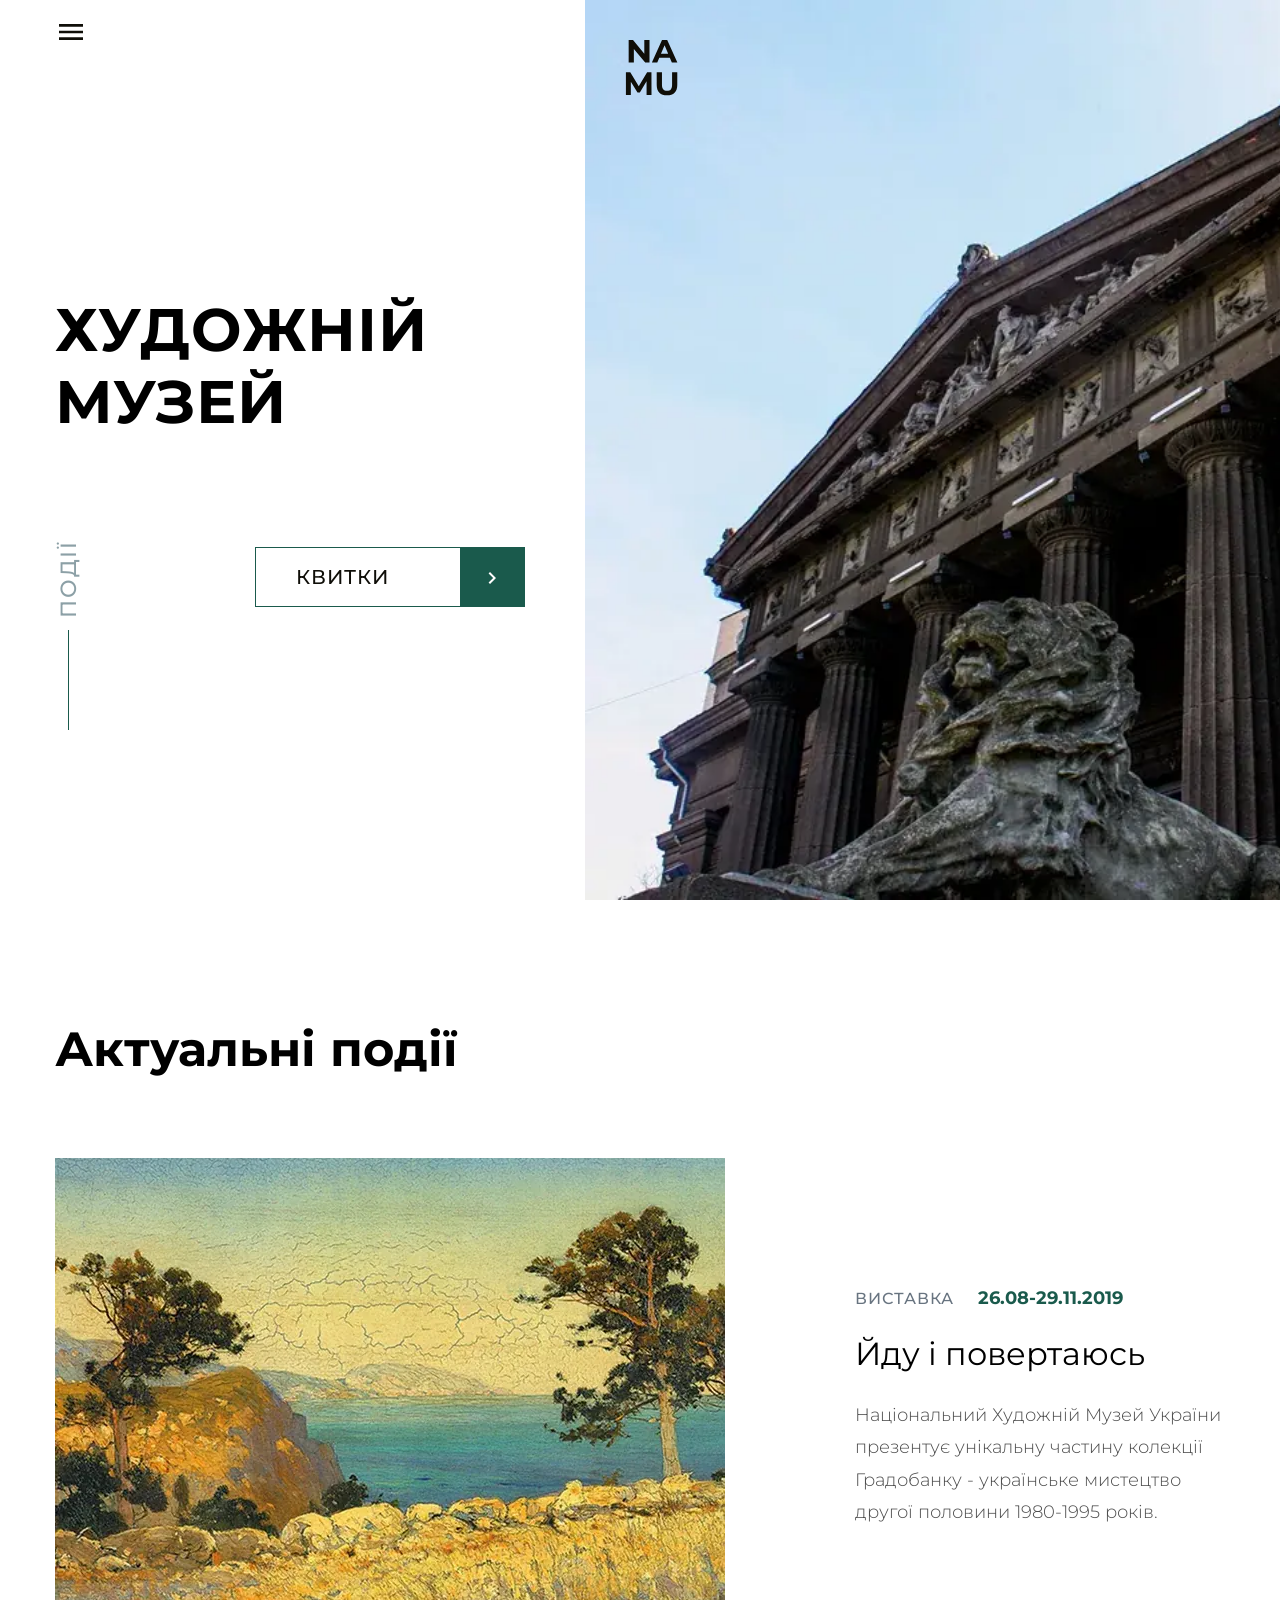
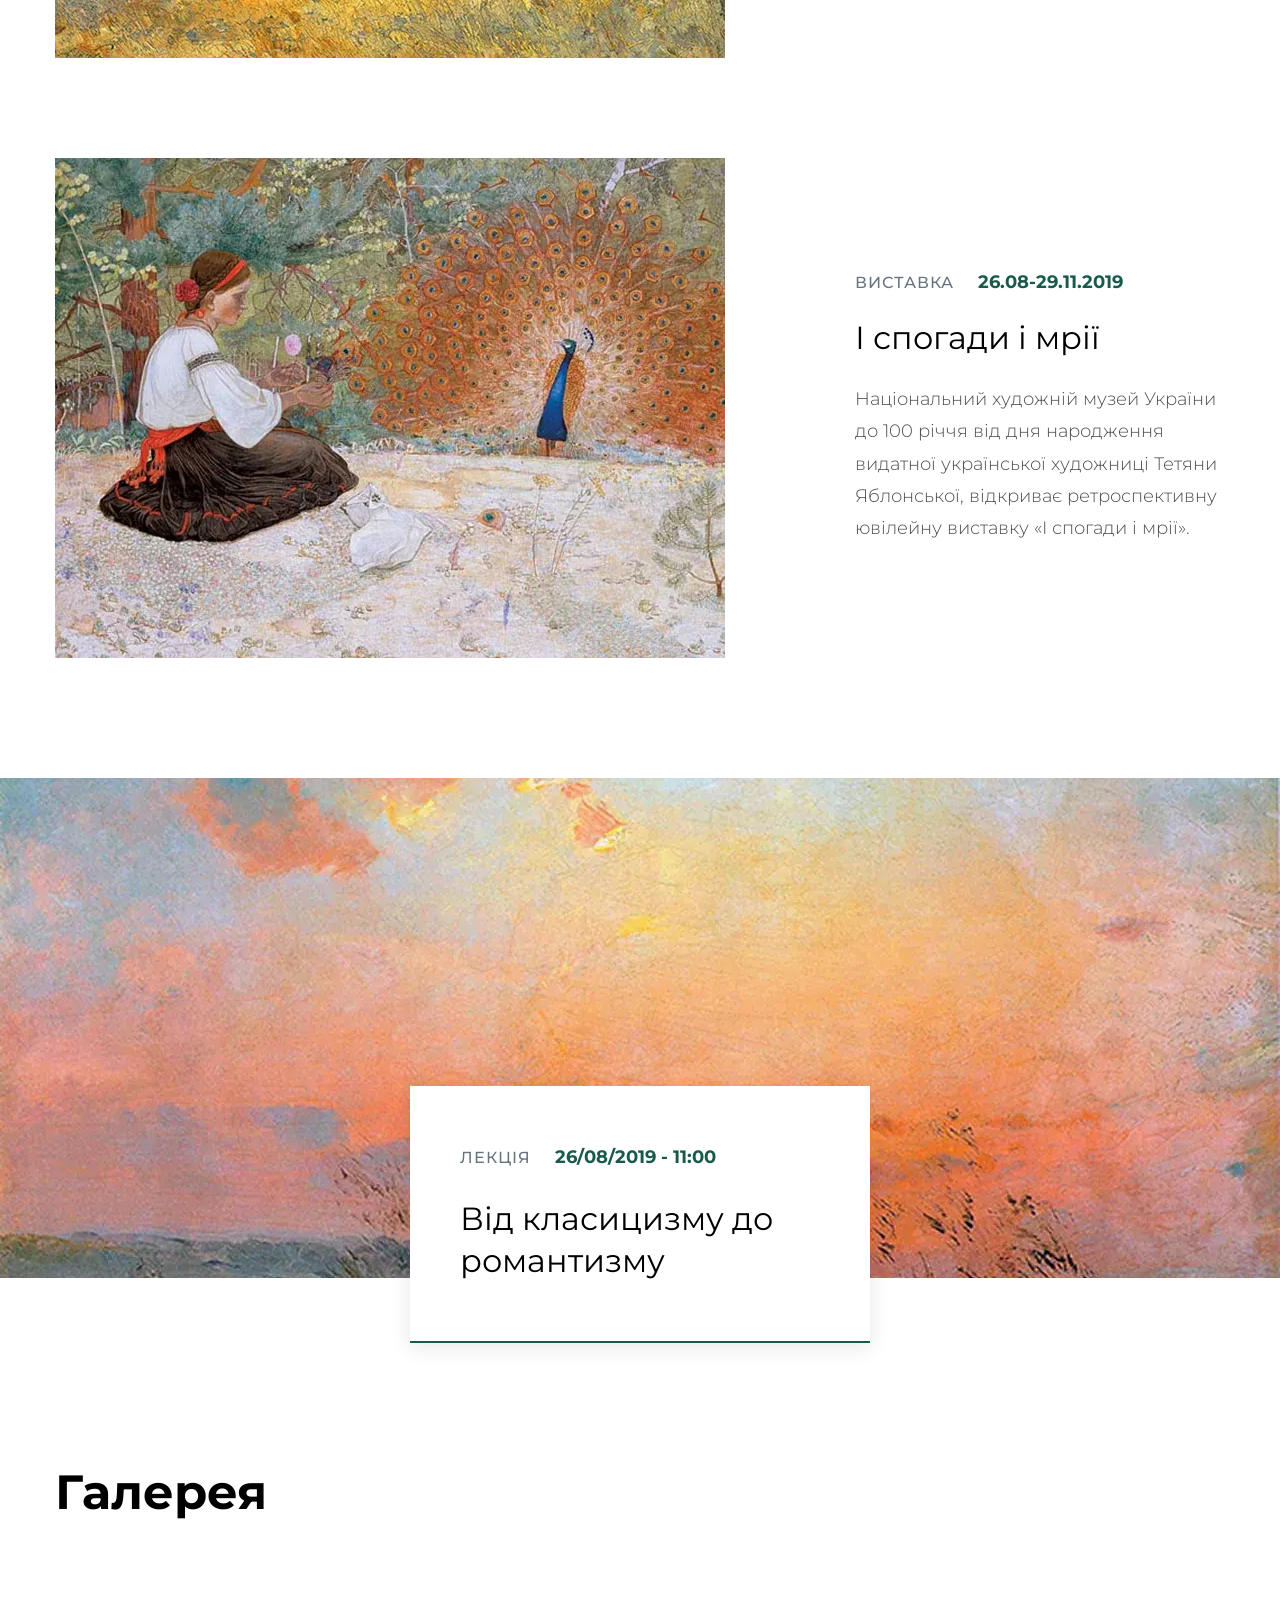
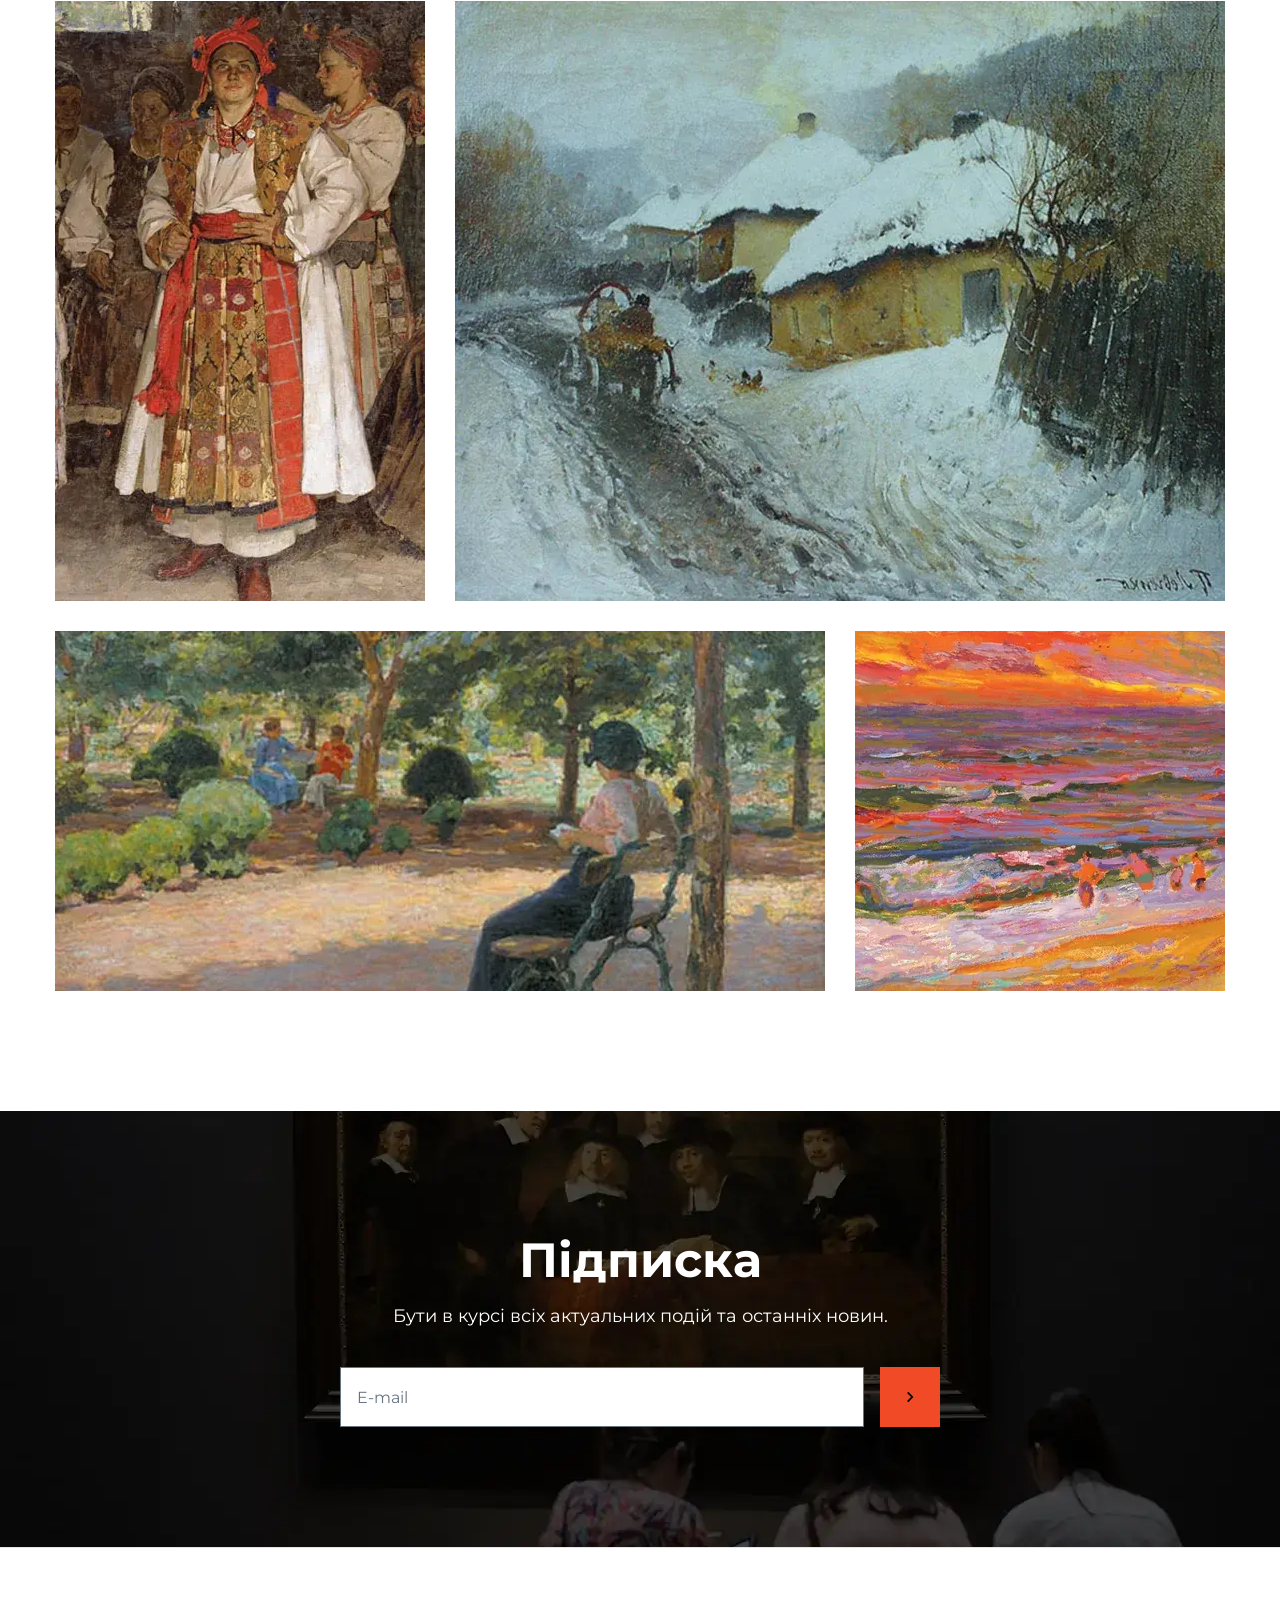
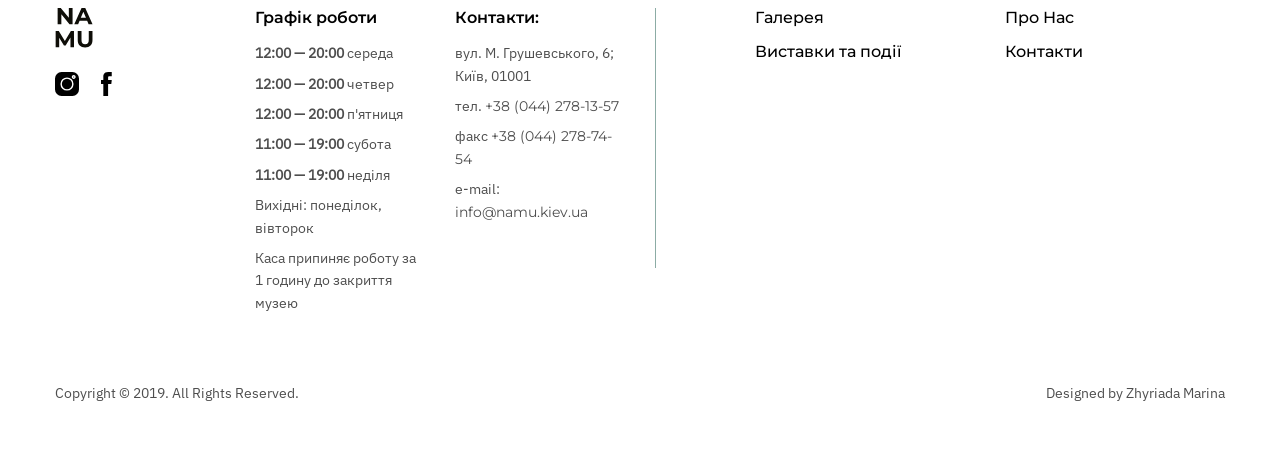
<file: index.html>
<!doctype html><html lang="uk"><head><meta charset="utf-8"><meta name="viewport" content="width=device-width, initial-scale=1.0"><link rel="icon" type="image/x-icon" href="NAMU_logo.b680cd26.svg"><title>NAMU</title><link rel="stylesheet" href="index.f4507aef.css"><link rel="preload" as="image" href="Museum_header.e61c9316.webp" fetchpriority="high"></head><body> <div class="backdrop" id="backdrop"></div> <div class="hero-background"> <img src="Museum_header.e61c9316.webp" alt="Фасад Національного художнього музею України зі скульптурою лева біля входу" class="hero-image" width="725" height="655" fetchpriority="high"> </div> <header class="header"> <div class="header-top"> <div class="container"> <button class="burger-menu" id="burgerMenu"> <img src="burger_icon.3804cec3.svg" alt="Відкрити меню" class="burger-icon"> </button> <div class="logo"> <img src="NAMU_logo.b680cd26.svg" alt="НАМУ — Національний художній музей України" class="logo-image"> </div> </div> </div> <div class="mobile-menu" id="mobileMenu"> <div class="mobile-menu__content"> <button class="mobile-menu__close" id="closeMenu"> x </button> <nav class="mobile-menu__nav"> <a href="#gallery-section" class="mobile-menu__link"> Галерея </a> <a href="#subscription-section" class="mobile-menu__link"> Про Нас </a> <a href="#events-section" class="mobile-menu__link"> Виставки та події </a> <a href="#footer" class="mobile-menu__link"> Контакти </a> </nav> <div class="mobile-menu__info"> <div class="mobile-menu__details"> <div class="mobile-menu__schedule-wrapper"> <h3 class="mobile-menu__title">Графік роботи</h3> <div class="mobile-menu__schedule"> <p> <strong>12:00 — 20:00</strong> середа </p> <p> <strong>12:00 — 20:00</strong> четвер </p> <p> <strong>12:00 — 20:00</strong> п'ятниця </p> <p> <strong>11:00 — 19:00</strong> субота </p> <p> <strong>11:00 — 19:00</strong> неділя </p> </div> </div> <div class="mobile-menu__holidays"> <p> <strong>Вихідні:</strong> понеділок, вівторок </p> <p>Каса припиняє роботу за 1 годину до закриття музею</p> </div> </div> </div> </div> </div> </header> <main class="main-content"> <section class="hero-section"> <div class="container"> <div class="hero-content"> <h1 class="hero-title">Художній музей</h1> <div class="tickets-section"> <a href="#events-section" class="tickets-button"> <span class="tickets-text">Квитки</span> <div class="tickets-arrow-section"> <img src="vector.b5677e86.svg" alt="Стрілка" aria-hidden="true" class="tickets-arrow"> </div> </a> </div> </div> <div class="hero-image-desktop"> <div class="hero-logo"> <img src="NAMU_logo.b680cd26.svg" alt="НАМУ — Національний художній музей України" class="hero-logo-image"> </div> </div> <div class="events-header"> <a href="#events-section" class="events-title"> Події </a> <div class="events-line"></div> </div> </div> </section> </main> <section id="events-section" class="events-section"> <div class="container"> <h2 class="events-section__title">Актуальні події</h2> <div class="event-item"> <div class="event-item__image"> <img src="event_1.969990d6.webp" alt="Картина: скелястий морський берег із соснами під літнім небом" class="event-item__img" width="670" height="520" loading="lazy" decoding="async"> </div> <div class="event-item__content"> <div class="event-item__meta"> <div class="event-item__category">Виставка</div> <div class="event-item__date">26.08-29.11.2019</div> </div> <h3 class="event-item__title">Йду і повертаюсь</h3> <p class="event-item__description"> Національний Художній Музей України презентує унікальну частину колекції Градобанку - українське мистецтво другої половини 1980-1995 років. </p> </div> </div> <div class="event-item"> <div class="event-item__image"> <img src="event_2.3f305ccb.webp" alt="Картина: дівчина в українському вбранні перед павичем із розпущеним хвостом" class="event-item__img" width="670" height="520" loading="lazy" decoding="async"> </div> <div class="event-item__content"> <div class="event-item__meta"> <div class="event-item__category">Виставка</div> <div class="event-item__date">26.08-29.11.2019</div> </div> <h3 class="event-item__title">І спогади і мрії</h3> <p class="event-item__description"> Національний художній музей України до 100 річчя від дня народження видатної української художниці Тетяни Яблонської, відкриває ретроспективну ювілейну виставку «І спогади і мрії». </p> </div> </div> </div> </section> <section class="lecture-section"> <div class="lecture-background"> <img src="lecture.b4fb701c.webp" alt="Картина: небо в багряних хмарах над рікою" aria-hidden="true" class="lecture-background__image" width="1280" height="550" loading="lazy" decoding="async"> </div> <div class="container"> <div class="lecture-card"> <div class="lecture-card__meta"> <div class="lecture-card__category">Лекція</div> <div class="lecture-card__date">26/08/2019 - 11:00</div> </div> <h3 class="lecture-card__title">Від класицизму до романтизму</h3> </div> </div> </section> <section class="gallery-section" id="gallery-section"> <div class="container"> <h2 class="gallery-section__title">Галерея</h2> <div class="gallery-grid"> <div class="gallery-item-1"> <img src="gallery_1.21689d46.webp" alt="Картина: жінки в українському народному вбранні" class="gallery-img" width="370" height="600" loading="lazy" decoding="async"> </div> <div class="gallery-item-2"> <img src="gallery_2.b7e2b5e1.webp" alt="Картина: віз на засніженій сільській вулиці взимку" class="gallery-img" width="770" height="600" loading="lazy" decoding="async"> </div> <div class="gallery-item-3"> <img src="gallery_3.f7f382e5.webp" alt="Картина: українці на лавах у затінку літнього парку" class="gallery-img" width="770" height="360" loading="lazy" decoding="async"> </div> <div class="gallery-item-4"> <img src="gallery_4.1015d194.webp" alt="Картина: постаті біля моря на тлі багряного заходу сонця" class="gallery-img" width="370" height="360" loading="lazy" decoding="async"> </div> </div> <div class="gallery-slider"> <div class="gallery-slider__wrapper"> <div class="gallery-slider__slide"> <img src="gallery_1.21689d46.webp" alt="Картина: жінки в українському народному вбранні" class="gallery-img" width="370" height="600" loading="lazy" decoding="async"> </div> <div class="gallery-slider__slide"> <img src="gallery_2.b7e2b5e1.webp" alt="Картина: віз на засніженій сільській вулиці взимку" class="gallery-img" width="770" height="600" loading="lazy" decoding="async"> </div> <div class="gallery-slider__slide"> <img src="gallery_3.f7f382e5.webp" alt="Картина: українці на лавах у затінку літнього парку" class="gallery-img" width="770" height="360" loading="lazy" decoding="async"> </div> <div class="gallery-slider__slide"> <img src="gallery_4.1015d194.webp" alt="Картина: постаті біля моря на тлі багряного заходу сонця" class="gallery-img" width="370" height="360" loading="lazy" decoding="async"> </div> </div> <div class="gallery-slider__dots"></div> </div> </div> </section> <section class="subscription-section" id="subscription-section"> <div class="subscription-background"> <img src="subscribe.ba51684a.webp" alt="Відвідувачі музею перед картиною" aria-hidden="true" class="subscription-background__image" width="1280" height="550" loading="lazy" decoding="async"> </div> <div class="container"> <div class="subscription-content"> <h2 class="subscription-content__title">Підписка</h2> <p class="subscription-content__description"> Бути в курсі всіх актуальних подій та останніх новин. </p> <form action="#" class="subscription-form"> <input type="email" name="email" placeholder="E-mail" class="subscription-form__input" required> <button type="submit" class="subscription-form__button"> <img src="red_button.52bd58a3.svg" alt="Підписатися"> </button> </form> </div> </div> </section> <footer class="footer" id="footer"> <div class="container"> <div class="footer__content"> <div class="footer__left"> <div class="footer__logo"> <img src="NAMU_logo.b680cd26.svg" alt="НАМУ — Національний художній музей України"> </div> <div class="footer__socials"> <a href="#" class="footer__social-link"> <img src="instagram.fa9233de.svg" alt="Ми в Instagram"> </a> <a href="#" class="footer__social-link"> <img src="facebook.802e1b89.svg" alt="Ми у Facebook"> </a> </div> </div> <div class="footer__middle"> <div class="footer__schedule"> <h3 class="footer__title">Графік роботи</h3> <p> <strong>12:00 — 20:00</strong> середа </p> <p> <strong>12:00 — 20:00</strong> четвер </p> <p> <strong>12:00 — 20:00</strong> п'ятниця </p> <p> <strong>11:00 — 19:00</strong> субота </p> <p> <strong>11:00 — 19:00</strong> неділя </p> <p>Вихідні: понеділок, вівторок</p> <p>Каса припиняє роботу за 1 годину до закриття музею</p> </div> <div class="footer__contacts"> <h3 class="footer__title">Контакти:</h3> <p>вул. М. Грушевського, 6; Київ, 01001</p> <p> тел. <a href="tel:+380442781357" class="footer__contact-link"> +38 (044) 278-13-57 </a> </p> <p> факс <a href="tel:+380442787454" class="footer__contact-link"> +38 (044) 278-74-54 </a> </p> <p> e-mail: <a href="mailto:info@namu.kiev.ua" class="footer__contact-link"> info@namu.kiev.ua </a> </p> </div> </div> <button class="scroll-to-top" id="scrollToTop"> <img src="arrow_up.1c87e81c.svg" alt="Прокрутити наверх"> </button> <div class="footer__line"></div> <div class="footer__right"> <nav class="footer__nav"> <a href="#gallery-section" class="footer__link"> Галерея </a> <a href="#subscription-section" class="footer__link"> Про Нас </a> <a href="#events-section" class="footer__link"> Виставки та події </a> <a href="#" class="footer__link"> Контакти </a> </nav> </div> </div> <div class="footer__bottom"> <p class="footer__copyright"> Copyright © 2019. All Rights Reserved. </p> <p class="footer__designer">Designed by Zhyriada Marina</p> </div> </div> </footer> <script src="index.5bf29479.js" defer></script> <script src="index.7474b618.js" defer></script> </body></html>
</file>
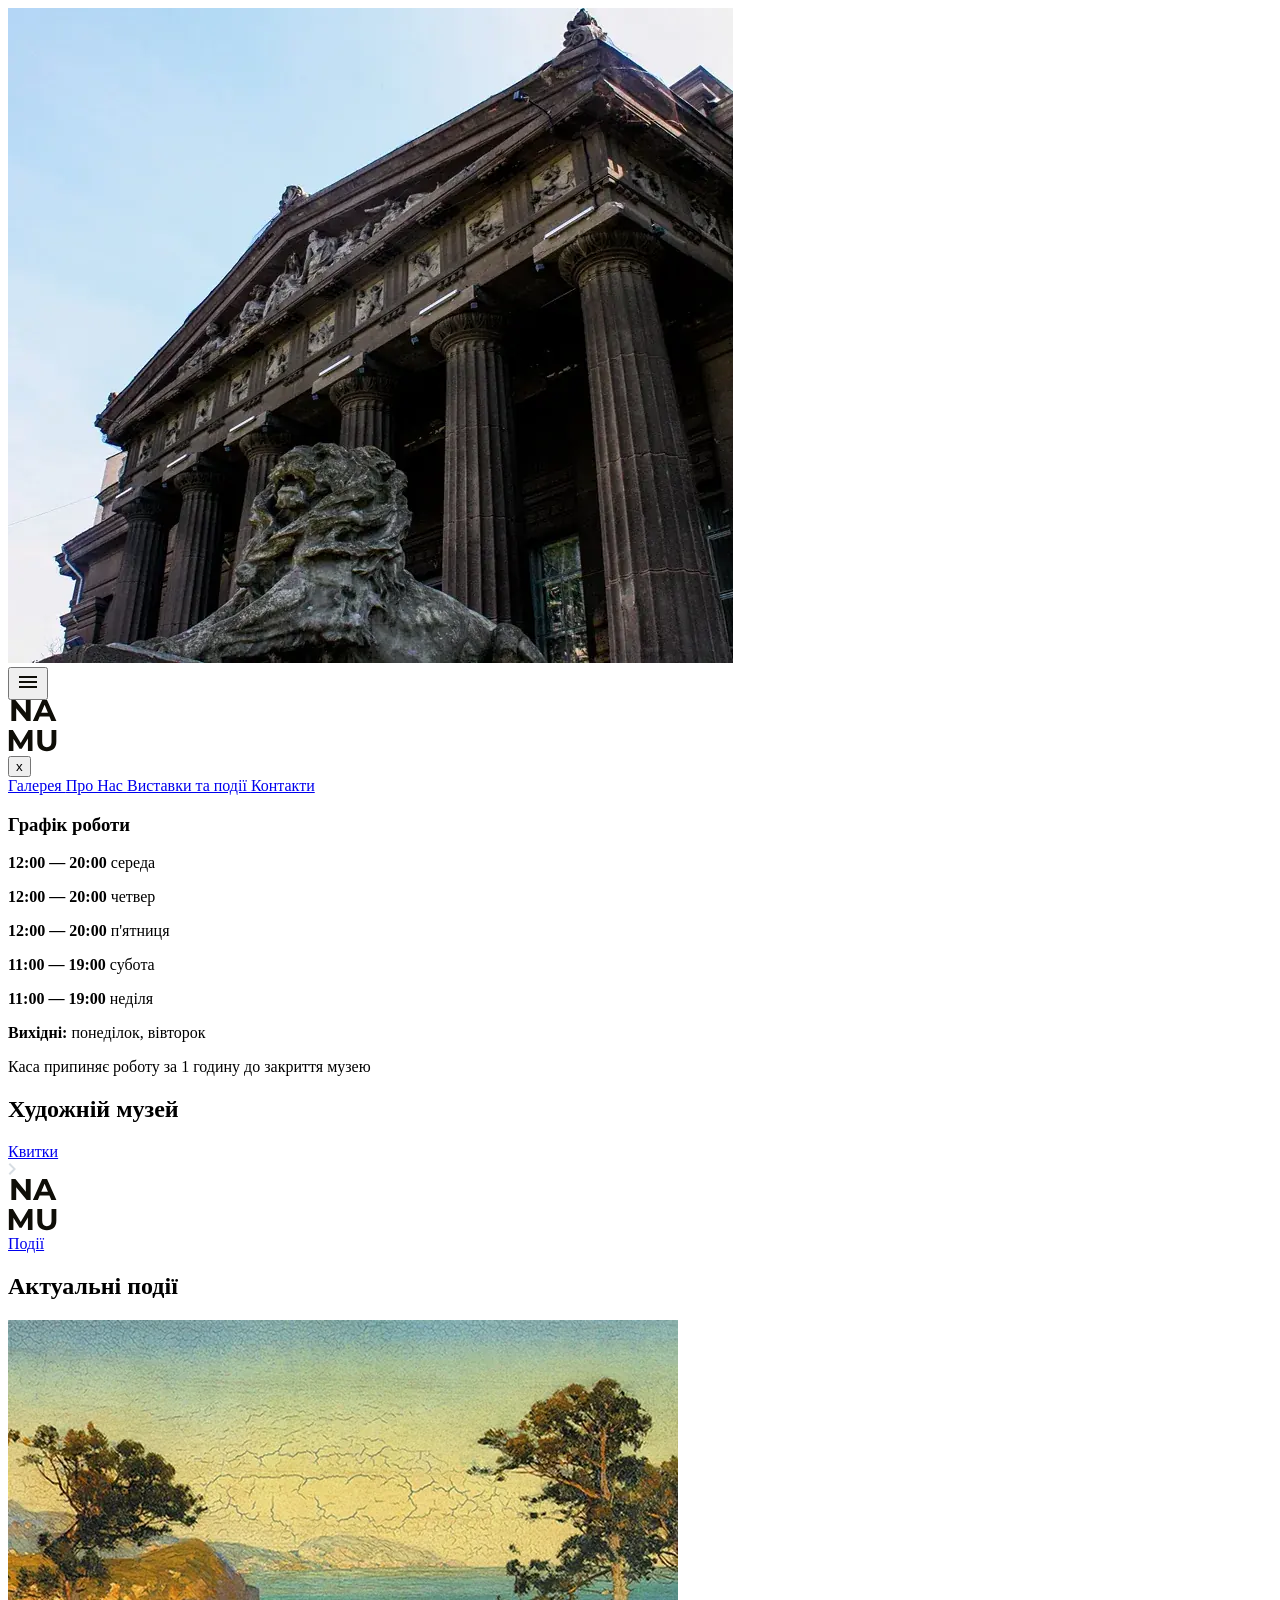
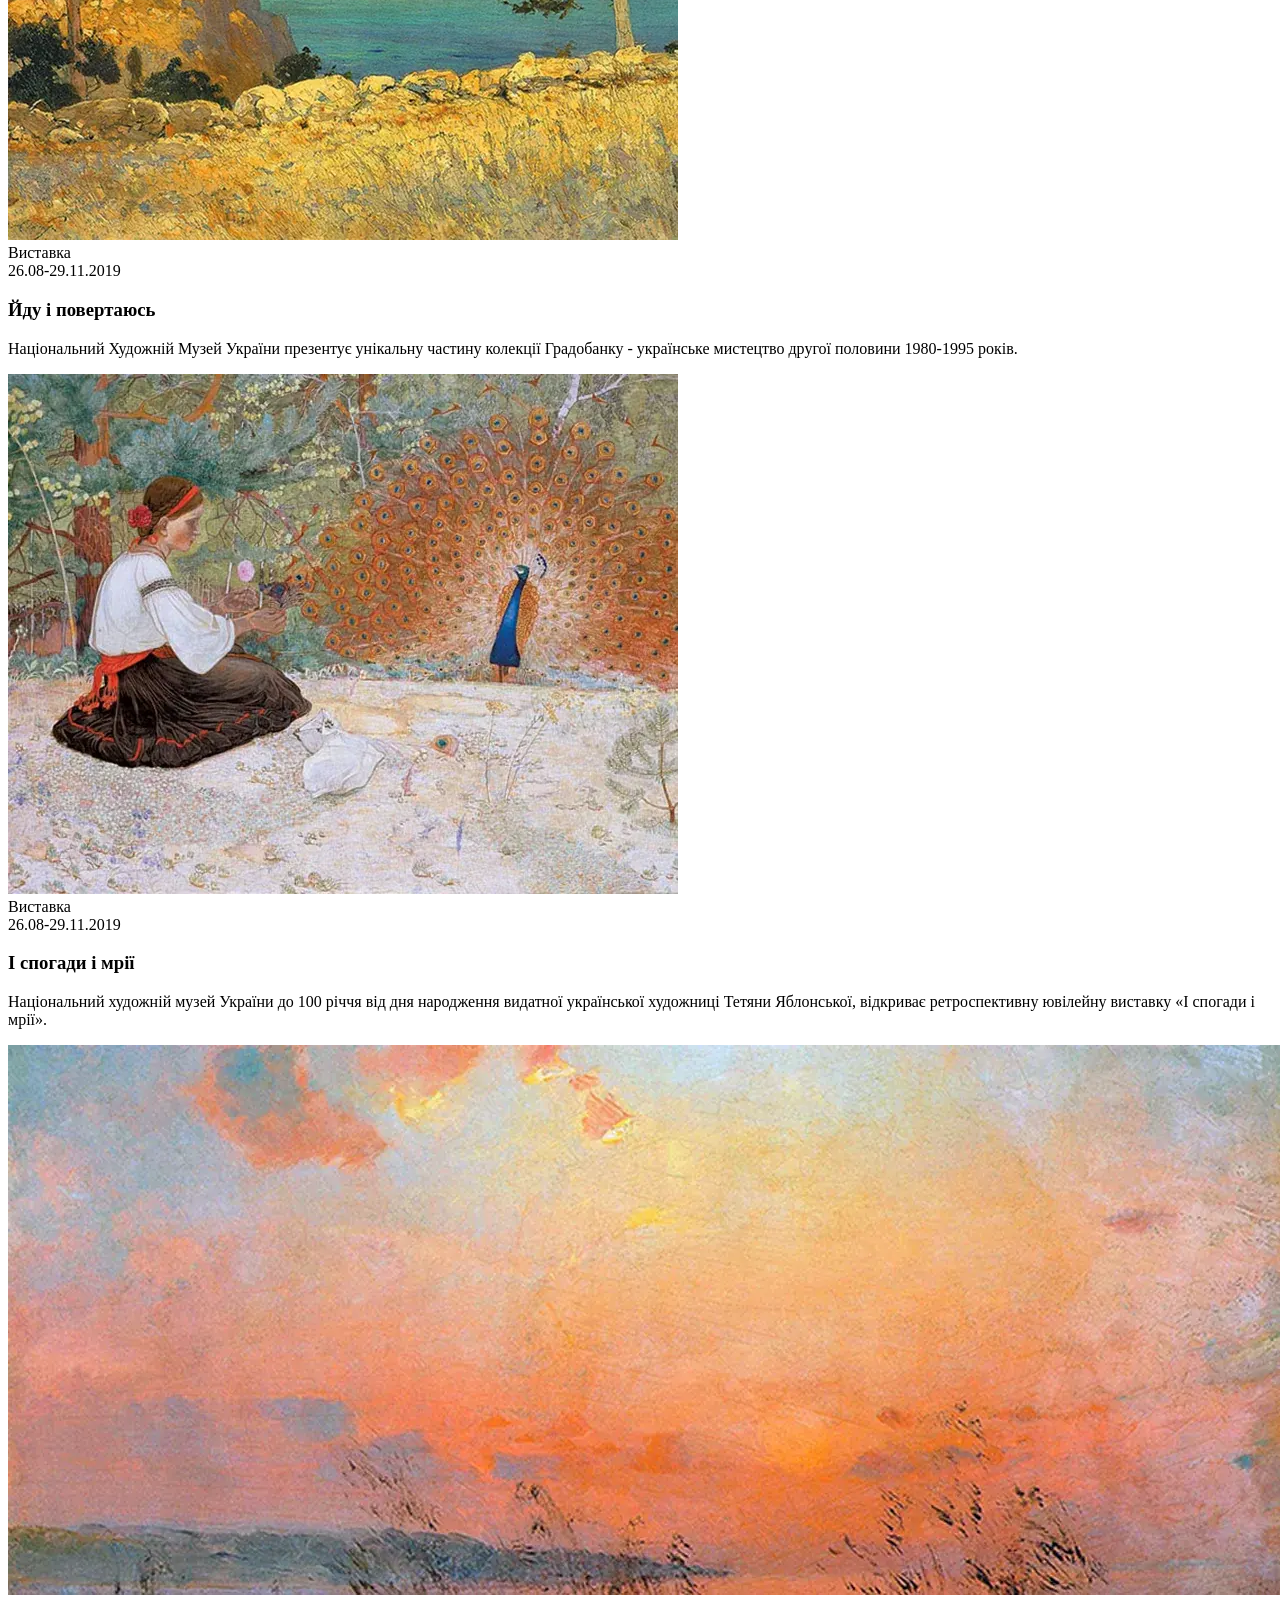
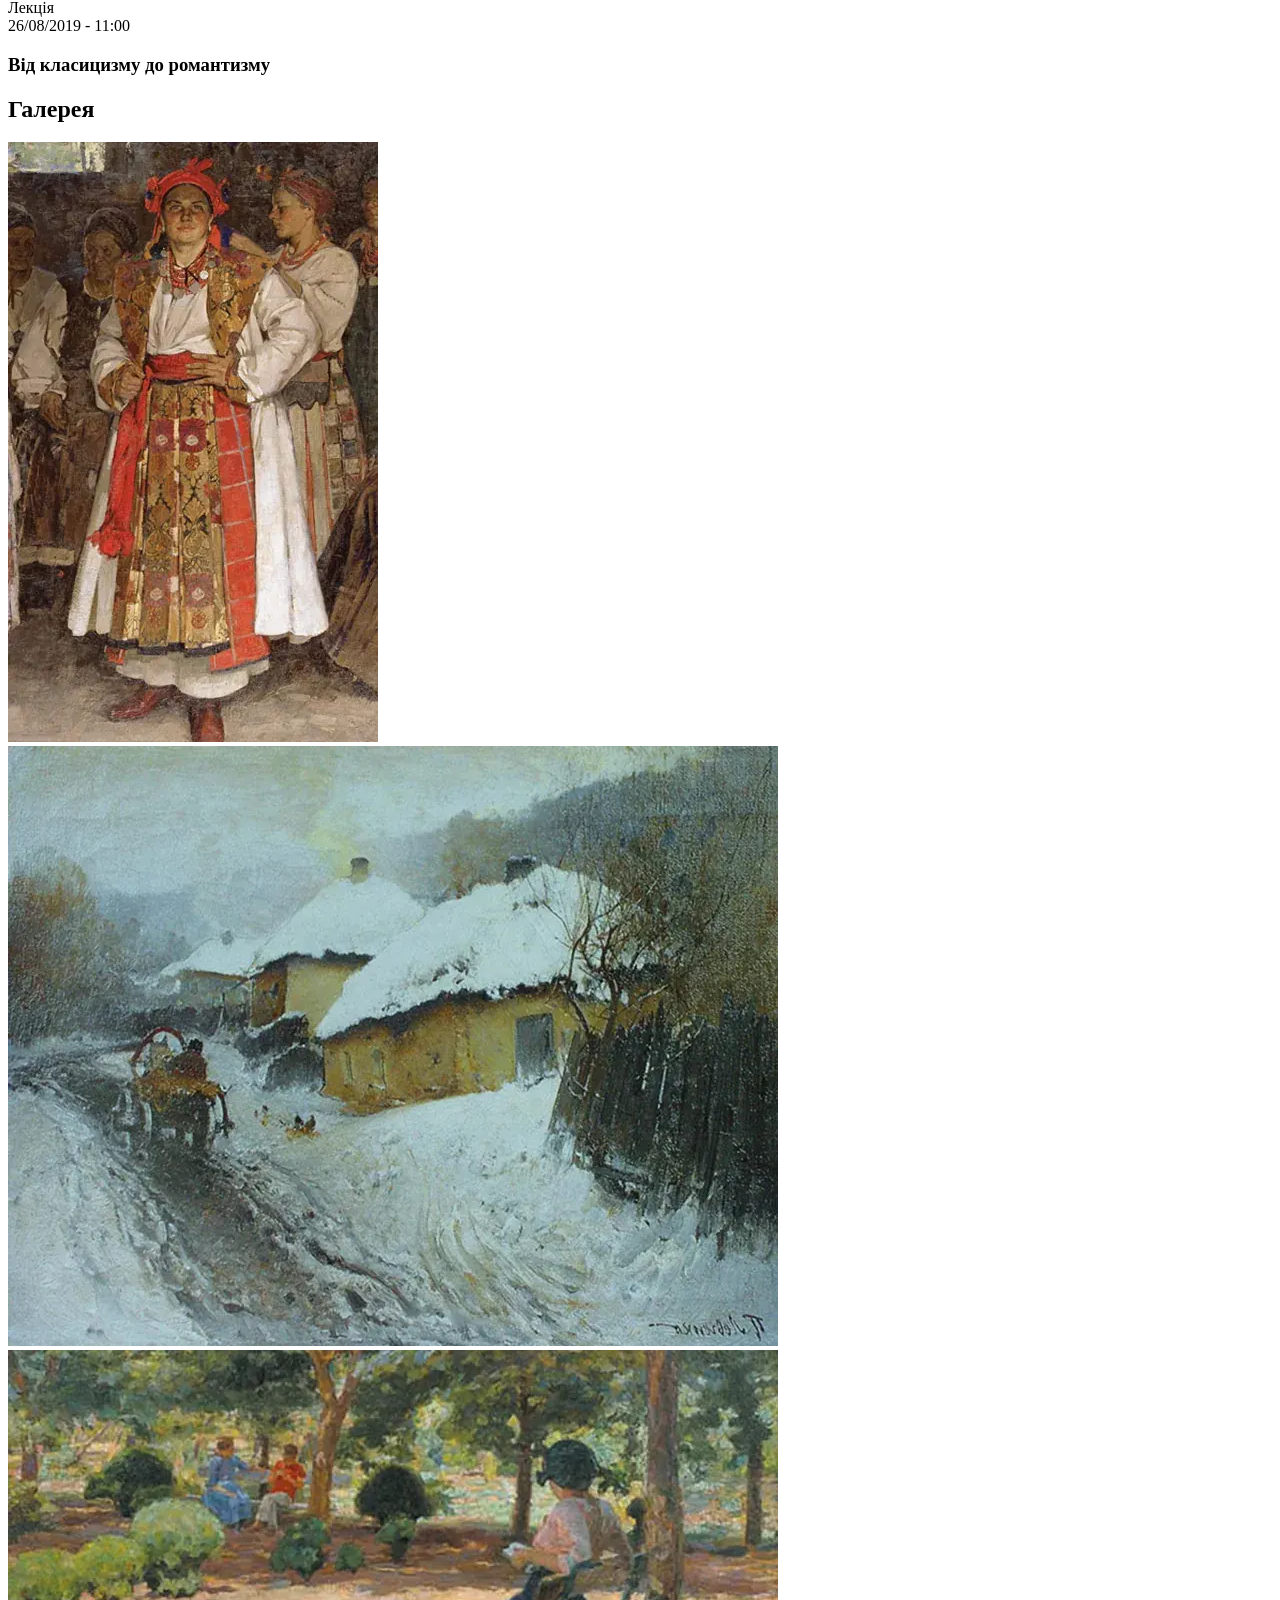
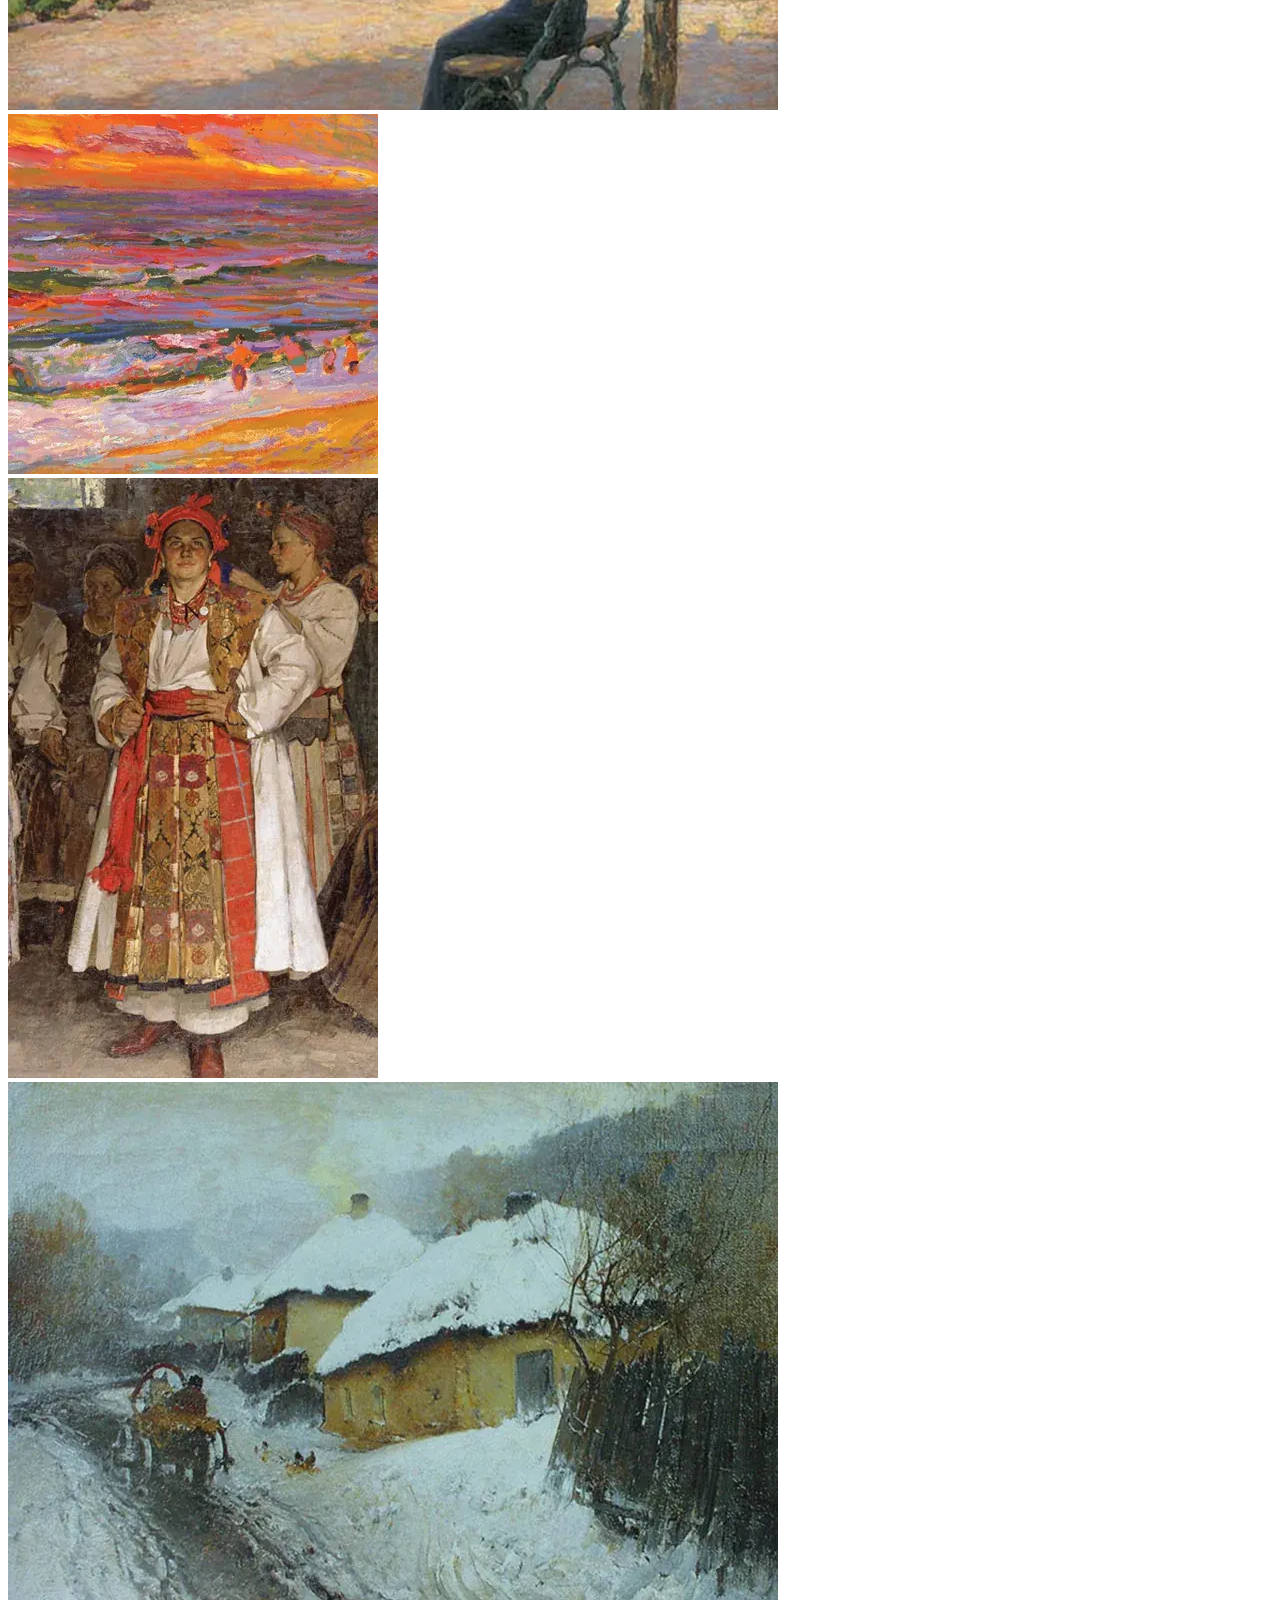
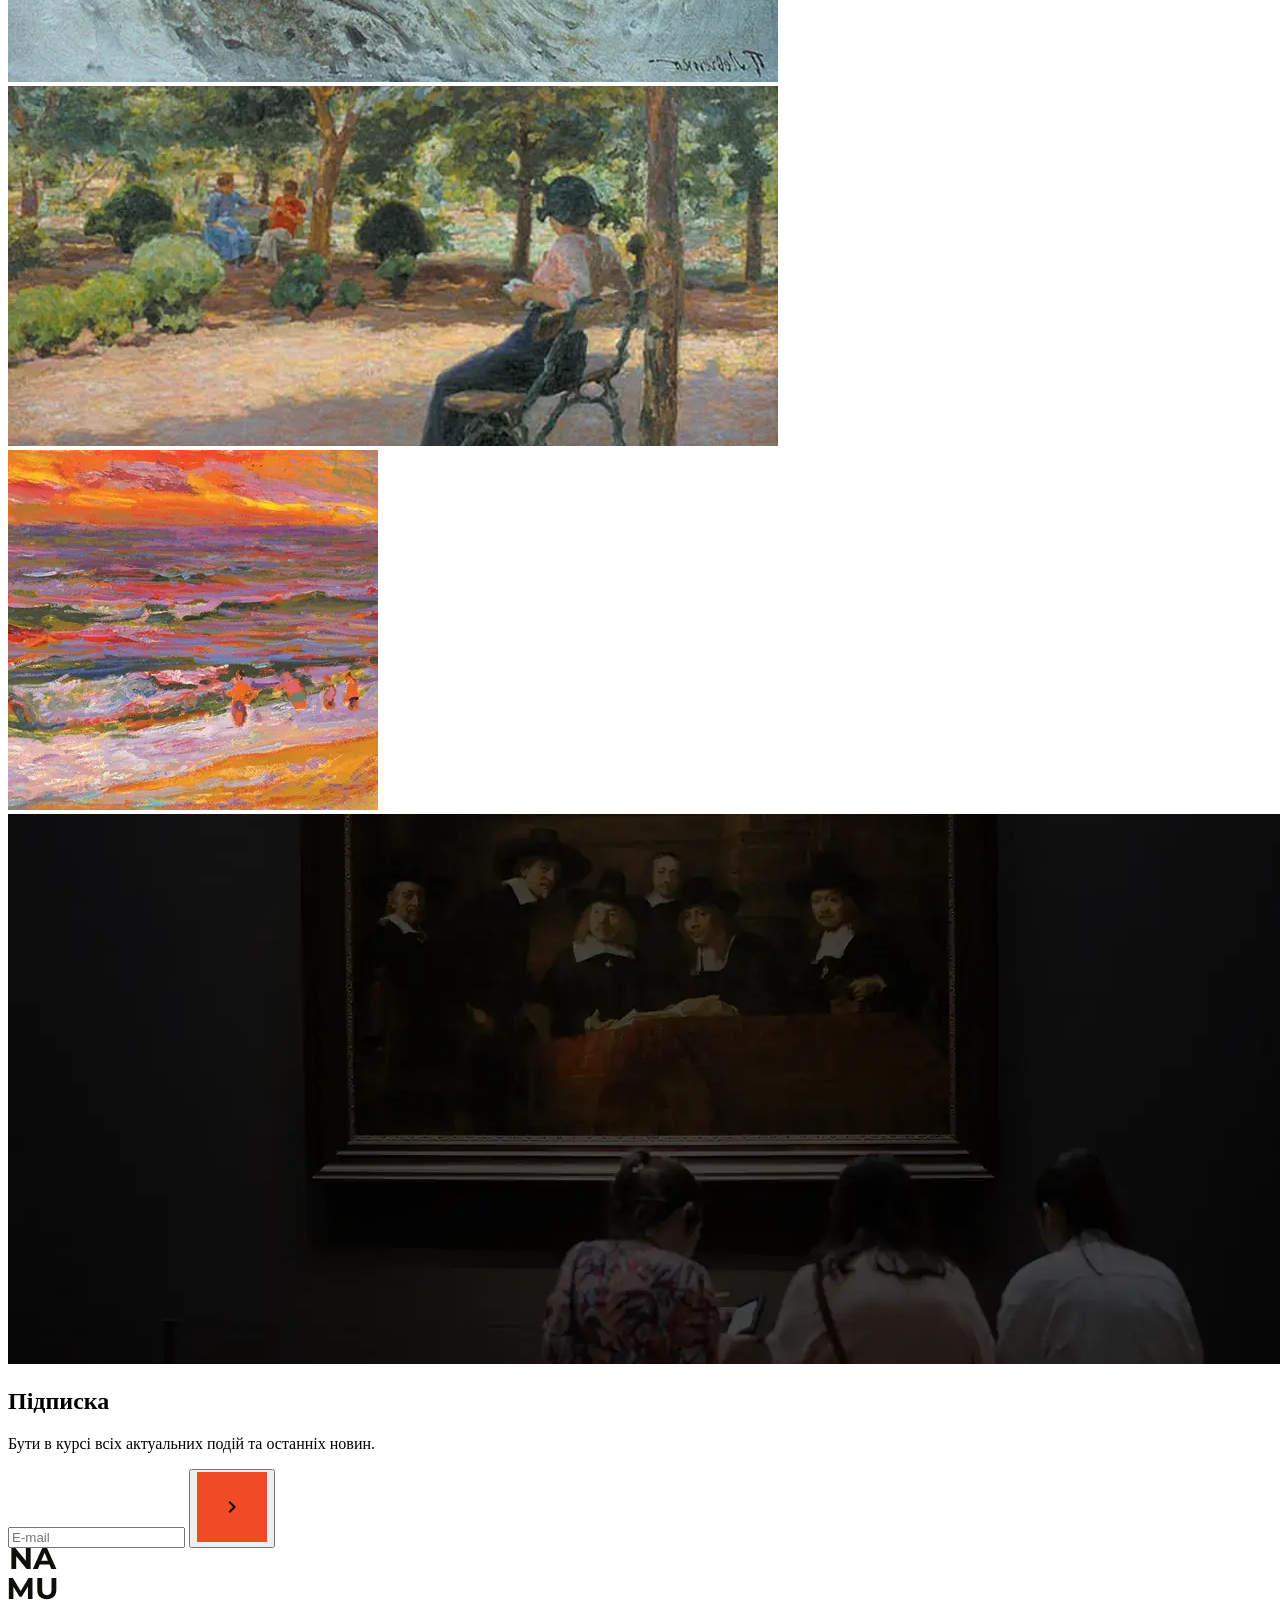
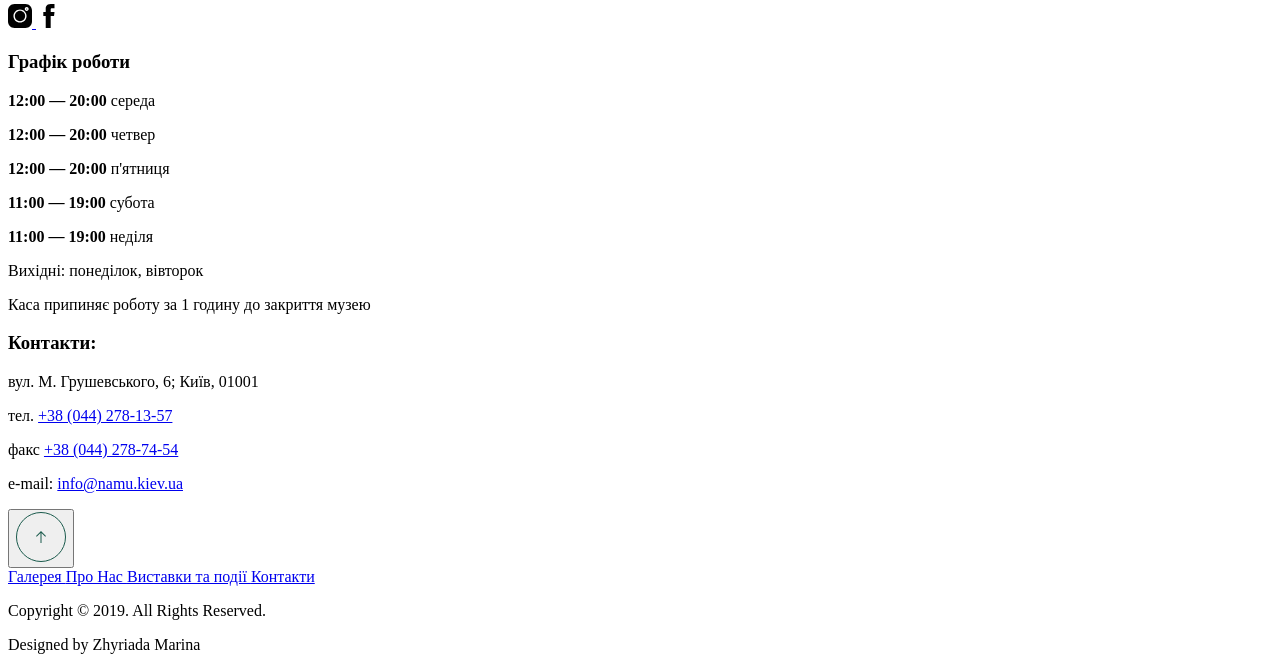
<file: src/index.html>
<!doctype html>
<html lang="uk">
  <head>
    <meta charset="UTF-8" />
    <meta
      name="viewport"
      content="width=device-width, initial-scale=1.0"
    />
    <link
      rel="icon"
      type="image/x-icon"
      href="./images/NAMU_logo.svg"
    />
    <title>NAMU</title>
    <link
      rel="stylesheet"
      href="./styles/main.scss"
    />
    <link
      rel="preload"
      as="image"
      href="./images/Museum_header.webp"
      fetchpriority="high"
    />
  </head>
  <body>
    <div
      class="backdrop"
      id="backdrop"
    ></div>
    <div class="hero-background">
      <img
        src="./images/Museum_header.webp"
        alt="Фасад Національного художнього музею України зі скульптурою лева біля входу"
        class="hero-image"
        width="725"
        height="655"
        fetchpriority="high"
      />
    </div>
    <header class="header">
      <div class="header-top">
        <div class="container">
          <button
            class="burger-menu"
            id="burgerMenu"
          >
            <img
              src="./images/burger_icon.svg"
              alt="Відкрити меню"
              class="burger-icon"
            />
          </button>
          <div class="logo">
            <img
              src="./images/NAMU_logo.svg"
              alt="НАМУ — Національний художній музей України"
              class="logo-image"
            />
          </div>
        </div>
      </div>

      <div
        class="mobile-menu"
        id="mobileMenu"
      >
        <div class="mobile-menu__content">
          <button
            class="mobile-menu__close"
            id="closeMenu"
          >
            x
          </button>

          <nav class="mobile-menu__nav">
            <a
              href="#gallery-section"
              class="mobile-menu__link"
            >
              Галерея
            </a>
            <a
              href="#subscription-section"
              class="mobile-menu__link"
            >
              Про Нас
            </a>
            <a
              href="#events-section"
              class="mobile-menu__link"
            >
              Виставки та події
            </a>
            <a
              href="#footer"
              class="mobile-menu__link"
            >
              Контакти
            </a>
          </nav>

          <div class="mobile-menu__info">
            <div class="mobile-menu__details">
              <div class="mobile-menu__schedule-wrapper">
                <h3 class="mobile-menu__title">Графік роботи</h3>
                <div class="mobile-menu__schedule">
                  <p>
                    <strong>12:00 — 20:00</strong>
                    середа
                  </p>
                  <p>
                    <strong>12:00 — 20:00</strong>
                    четвер
                  </p>
                  <p>
                    <strong>12:00 — 20:00</strong>
                    п'ятниця
                  </p>
                  <p>
                    <strong>11:00 — 19:00</strong>
                    субота
                  </p>
                  <p>
                    <strong>11:00 — 19:00</strong>
                    неділя
                  </p>
                </div>
              </div>

              <div class="mobile-menu__holidays">
                <p>
                  <strong>Вихідні:</strong>
                  понеділок, вівторок
                </p>
                <p>Каса припиняє роботу за 1 годину до закриття музею</p>
              </div>
            </div>
          </div>
        </div>
      </div>
    </header>

    <main class="main-content">
      <section class="hero-section">
        <div class="container">
          <div class="hero-content">
            <h1 class="hero-title">Художній музей</h1>
            <div class="tickets-section">
              <a
                href="#events-section"
                class="tickets-button"
              >
                <span class="tickets-text">Квитки</span>
                <div class="tickets-arrow-section">
                  <img
                    src="./images/vector.svg"
                    alt="Стрілка"
                    aria-hidden="true"
                    class="tickets-arrow"
                  />
                </div>
              </a>
            </div>
          </div>
          <div class="hero-image-desktop">
            <div class="hero-logo">
              <img
                src="./images/NAMU_logo.svg"
                alt="НАМУ — Національний художній музей України"
                class="hero-logo-image"
              />
            </div>
          </div>
          <div class="events-header">
            <a
              href="#events-section"
              class="events-title"
            >
              Події
            </a>
            <div class="events-line"></div>
          </div>
        </div>
      </section>
    </main>

    <section
      id="events-section"
      class="events-section"
    >
      <div class="container">
        <h2 class="events-section__title">Актуальні події</h2>

        <div class="event-item">
          <div class="event-item__image">
            <img
              src="./images/event_1.webp"
              alt="Картина: скелястий морський берег із соснами під літнім небом"
              class="event-item__img"
              width="670"
              height="520"
              loading="lazy"
              decoding="async"
            />
          </div>
          <div class="event-item__content">
            <div class="event-item__meta">
              <div class="event-item__category">Виставка</div>
              <div class="event-item__date">26.08-29.11.2019</div>
            </div>
            <h3 class="event-item__title">Йду і повертаюсь</h3>
            <p class="event-item__description">
              Національний Художній Музей України презентує унікальну частину
              колекції Градобанку - українське мистецтво другої половини
              1980-1995 років.
            </p>
          </div>
        </div>

        <div class="event-item">
          <div class="event-item__image">
            <img
              src="./images/event_2.webp"
              alt="Картина: дівчина в українському вбранні перед павичем із розпущеним хвостом"
              class="event-item__img"
              width="670"
              height="520"
              loading="lazy"
              decoding="async"
            />
          </div>
          <div class="event-item__content">
            <div class="event-item__meta">
              <div class="event-item__category">Виставка</div>
              <div class="event-item__date">26.08-29.11.2019</div>
            </div>
            <h3 class="event-item__title">І спогади і мрії</h3>
            <p class="event-item__description">
              Національний художній музей України до 100 річчя від дня
              народження видатної української художниці Тетяни Яблонської,
              відкриває ретроспективну ювілейну виставку «І спогади і мрії».
            </p>
          </div>
        </div>
      </div>
    </section>

    <section class="lecture-section">
      <div class="lecture-background">
        <img
          src="./images/lecture.webp"
          alt="Картина: небо в багряних хмарах над рікою"
          aria-hidden="true"
          class="lecture-background__image"
          width="1280"
          height="550"
          loading="lazy"
          decoding="async"
        />
      </div>
      <div class="container">
        <div class="lecture-card">
          <div class="lecture-card__meta">
            <div class="lecture-card__category">Лекція</div>
            <div class="lecture-card__date">26/08/2019 - 11:00</div>
          </div>
          <h3 class="lecture-card__title">Від класицизму до романтизму</h3>
        </div>
      </div>
    </section>

    <section
      class="gallery-section"
      id="gallery-section"
    >
      <div class="container">
        <h2 class="gallery-section__title">Галерея</h2>
        <div class="gallery-grid">
          <div class="gallery-item-1">
            <img
              src="./images/gallery_1.webp"
              alt="Картина: жінки в українському народному вбранні"
              class="gallery-img"
              width="370"
              height="600"
              loading="lazy"
              decoding="async"
            />
          </div>
          <div class="gallery-item-2">
            <img
              src="./images/gallery_2.webp"
              alt="Картина: віз на засніженій сільській вулиці взимку"
              class="gallery-img"
              width="770"
              height="600"
              loading="lazy"
              decoding="async"
            />
          </div>
          <div class="gallery-item-3">
            <img
              src="./images/gallery_3.webp"
              alt="Картина: українці на лавах у затінку літнього парку"
              class="gallery-img"
              width="770"
              height="360"
              loading="lazy"
              decoding="async"
            />
          </div>
          <div class="gallery-item-4">
            <img
              src="./images/gallery_4.webp"
              alt="Картина: постаті біля моря на тлі багряного заходу сонця"
              class="gallery-img"
              width="370"
              height="360"
              loading="lazy"
              decoding="async"
            />
          </div>
        </div>
        <div class="gallery-slider">
          <div class="gallery-slider__wrapper">
            <div class="gallery-slider__slide">
              <img
                src="./images/gallery_1.webp"
                alt="Картина: жінки в українському народному вбранні"
                class="gallery-img"
                width="370"
                height="600"
                loading="lazy"
                decoding="async"
              />
            </div>
            <div class="gallery-slider__slide">
              <img
                src="./images/gallery_2.webp"
                alt="Картина: віз на засніженій сільській вулиці взимку"
                class="gallery-img"
                width="770"
                height="600"
                loading="lazy"
                decoding="async"
              />
            </div>
            <div class="gallery-slider__slide">
              <img
                src="./images/gallery_3.webp"
                alt="Картина: українці на лавах у затінку літнього парку"
                class="gallery-img"
                width="770"
                height="360"
                loading="lazy"
                decoding="async"
              />
            </div>
            <div class="gallery-slider__slide">
              <img
                src="./images/gallery_4.webp"
                alt="Картина: постаті біля моря на тлі багряного заходу сонця"
                class="gallery-img"
                width="370"
                height="360"
                loading="lazy"
                decoding="async"
              />
            </div>
          </div>
          <div class="gallery-slider__dots"></div>
        </div>
      </div>
    </section>

    <section
      class="subscription-section"
      id="subscription-section"
    >
      <div class="subscription-background">
        <img
          src="./images/subscribe.webp"
          alt="Відвідувачі музею перед картиною"
          aria-hidden="true"
          class="subscription-background__image"
          width="1280"
          height="550"
          loading="lazy"
          decoding="async"
        />
      </div>
      <div class="container">
        <div class="subscription-content">
          <h2 class="subscription-content__title">Підписка</h2>
          <p class="subscription-content__description">
            Бути в курсі всіх актуальних подій та останніх новин.
          </p>
          <form
            action="#"
            class="subscription-form"
          >
            <input
              type="email"
              name="email"
              placeholder="E-mail"
              class="subscription-form__input"
              required
            />
            <button
              type="submit"
              class="subscription-form__button"
            >
              <img
                src="./images/red_button.svg"
                alt="Підписатися"
              />
            </button>
          </form>
        </div>
      </div>
    </section>
    <footer
      class="footer"
      id="footer"
    >
      <div class="container">
        <div class="footer__content">
          <div class="footer__left">
            <div class="footer__logo">
              <img
                src="./images/NAMU_logo.svg"
                alt="НАМУ — Національний художній музей України"
              />
            </div>
            <div class="footer__socials">
              <a
                href="#"
                class="footer__social-link"
              >
                <img
                  src="./images/instagram.svg"
                  alt="Ми в Instagram"
                />
              </a>
              <a
                href="#"
                class="footer__social-link"
              >
                <img
                  src="./images/facebook.svg"
                  alt="Ми у Facebook"
                />
              </a>
            </div>
          </div>
          <div class="footer__middle">
            <div class="footer__schedule">
              <h3 class="footer__title">Графік роботи</h3>
              <p>
                <strong>12:00 — 20:00</strong>
                середа
              </p>
              <p>
                <strong>12:00 — 20:00</strong>
                четвер
              </p>
              <p>
                <strong>12:00 — 20:00</strong>
                п'ятниця
              </p>
              <p>
                <strong>11:00 — 19:00</strong>
                субота
              </p>
              <p>
                <strong>11:00 — 19:00</strong>
                неділя
              </p>
              <p>Вихідні: понеділок, вівторок</p>
              <p>Каса припиняє роботу за 1 годину до закриття музею</p>
            </div>
            <div class="footer__contacts">
              <h3 class="footer__title">Контакти:</h3>
              <p>вул. М. Грушевського, 6; Київ, 01001</p>
              <p>
                тел.
                <a
                  href="tel:+380442781357"
                  class="footer__contact-link"
                >
                  +38 (044) 278-13-57
                </a>
              </p>
              <p>
                факс
                <a
                  href="tel:+380442787454"
                  class="footer__contact-link"
                >
                  +38 (044) 278-74-54
                </a>
              </p>
              <p>
                e-mail:
                <a
                  href="mailto:info@namu.kiev.ua"
                  class="footer__contact-link"
                >
                  info@namu.kiev.ua
                </a>
              </p>
            </div>
          </div>
          <button
            class="scroll-to-top"
            id="scrollToTop"
          >
            <img
              src="./images/arrow_up.svg"
              alt="Прокрутити наверх"
            />
          </button>
          <div class="footer__line"></div>
          <div class="footer__right">
            <nav class="footer__nav">
              <a
                href="#gallery-section"
                class="footer__link"
              >
                Галерея
              </a>
              <a
                href="#subscription-section"
                class="footer__link"
              >
                Про Нас
              </a>
              <a
                href="#events-section"
                class="footer__link"
              >
                Виставки та події
              </a>
              <a
                href="#"
                class="footer__link"
              >
                Контакти
              </a>
            </nav>
          </div>
        </div>
        <div class="footer__bottom">
          <p class="footer__copyright">
            Copyright © 2019. All Rights Reserved.
          </p>
          <p class="footer__designer">Designed by Zhyriada Marina</p>
        </div>
      </div>
    </footer>
    <script
      src="scripts/main.js"
      defer
    ></script>
    <script
      src="scripts/slider.js"
      defer
    ></script>
  </body>
</html>
</file>
<file: index.f4507aef.css>
@media (min-width:768px){.footer__content{grid-template-columns:repeat(6,1fr);-ms-flex-align:start;align-items:start}}@media (min-width:1280px){.footer__content{grid-template-columns:repeat(12,1fr);-ms-flex-align:start;align-items:start;gap:30px}}@media (min-width:768px){.footer__left{grid-column:1/3}}@media (min-width:1280px){.footer__left{grid-column:1/2}}@keyframes social-bounce{0%{transform:scale(1)rotate(0)}40%{transform:scale(1.3)rotate(-12deg)}70%{transform:scale(1.15)rotate(-4deg)}to{transform:scale(1.25)rotate(-8deg)}}@media (min-width:768px){.footer__middle{grid-column:3/7;grid-template-columns:1fr 1fr;gap:30px;display:grid}}@media (min-width:1280px){.footer__middle{grid-column:3/7;grid-template-columns:1fr 1fr;gap:30px}}@media (min-width:768px){.footer__schedule,.footer__contacts{margin-bottom:0}.footer__line{grid-column:3/7}}@media (min-width:1280px){.footer__line{border-top:none;border-left:1px solid rgba(26,90,76,.5);grid-column:7/8;height:260px;margin:0}}@media (min-width:768px){.footer__right{grid-column:3/7}}@media (min-width:1280px){.footer__right{grid-column:8/13}.footer__nav{grid-template-columns:1fr 1fr}}@media (min-width:768px){.footer__bottom{-ms-flex-direction:row;flex-direction:row;-ms-flex-pack:justify;justify-content:space-between}.scroll-to-top{display:none}}@font-face{font-family:Montserrat;font-style:normal;font-weight:300 700;font-display:swap;src:url(Montserrat-cyrillic.630f0004.woff2)format("woff2");unicode-range:U+301,U+400-45F,U+490-491,U+4B0-4B1,U+2116}@font-face{font-family:Montserrat;font-style:normal;font-weight:300 700;font-display:swap;src:url(Montserrat-latin.1c02fc25.woff2)format("woff2");unicode-range:U+??,U+131,U+152-153,U+2BB-2BC,U+2C6,U+2DA,U+2DC,U+304,U+308,U+329,U+2000-206F,U+20AC,U+2122,U+2191,U+2193,U+2212,U+2215,U+FEFF,U+FFFD}@font-face{font-family:IBM Plex Sans;font-style:normal;font-weight:400;font-display:swap;src:url(IBMPlexSans-cyrillic.ea1aabd9.woff2)format("woff2");unicode-range:U+301,U+400-45F,U+490-491,U+4B0-4B1,U+2116}@font-face{font-family:IBM Plex Sans;font-style:normal;font-weight:400;font-display:swap;src:url(IBMPlexSans-latin.420a0c83.woff2)format("woff2");unicode-range:U+??,U+131,U+152-153,U+2BB-2BC,U+2C6,U+2DA,U+2DC,U+304,U+308,U+329,U+2000-206F,U+20AC,U+2122,U+2191,U+2193,U+2212,U+2215,U+FEFF,U+FFFD}*{box-sizing:border-box}html{scroll-behavior:smooth}body{background:#fff;margin:0;padding:0}h1,h2,h3,h4,p,a{margin:0;padding:0;font-family:Montserrat,sans-serif}.container{margin:0 auto;padding:0 20px}@media (min-width:768px){.container{padding:0 39px}}@media (min-width:1280px){.container{padding:0 55px}}.hero-background{z-index:1;width:100%;height:300px;position:absolute;top:0;left:0;overflow:hidden}@media (min-width:768px){.hero-background{display:none}}.hero-background .hero-image{object-fit:cover;object-position:center;width:100%;height:100%}.main-content{z-index:10;margin-bottom:120px;position:relative}@media (min-width:768px){.main-content{z-index:1;height:100vh}}.hero-section{margin-top:320px;padding:20px 0}.hero-section .container{text-align:center}@media (min-width:768px){.hero-section{width:100%;margin-top:0;padding:0;position:absolute;top:0;left:0;overflow:hidden}.hero-section .container{text-align:left;grid-template-columns:1fr 1fr;-ms-flex-align:center;align-items:center;gap:0;max-width:none;height:100vh;margin:0;padding-left:39px;padding-right:0;display:grid}}@media (min-width:1280px){.hero-section .container{grid-template-columns:5fr 7fr;padding-left:55px}}.hero-section .hero-image-desktop{display:none;position:relative}@media (min-width:768px){.hero-section .hero-image-desktop{background-image:url(Museum_header.e61c9316.webp);background-position:0;background-repeat:no-repeat;background-size:cover;width:100%;height:100%;display:block}}.hero-section .hero-logo{z-index:10;position:absolute;top:20px;left:20px}@media (min-width:768px){.hero-section .hero-logo{top:30px;left:30px}}@media (min-width:1280px){.hero-section .hero-logo{top:40px;left:40px}}.hero-section .hero-logo-image{width:auto;height:40px}@media (min-width:768px){.hero-section .hero-logo-image{height:48px}}@media (min-width:1280px){.hero-section .hero-logo-image{height:56px}}@media (min-width:768px){.hero-section .hero-content{-ms-flex-direction:column;flex-direction:column;-ms-flex-pack:center;justify-content:center;height:100%;padding-right:40px;display:-ms-flexbox;display:flex}}@media (min-width:1280px){.hero-section .hero-content{padding-right:60px}}.hero-title{color:#000;letter-spacing:1px;text-transform:uppercase;margin-bottom:20px;font-family:Montserrat,sans-serif;font-size:36px;font-weight:700;line-height:1.2}@media (min-width:768px){.hero-title{font-size:48px}}@media (min-width:1280px){.hero-title{font-size:60px}}.tickets-text,.event-item__category,.lecture-card__category{text-transform:uppercase}.tickets-section{margin-top:20px}@media (min-width:768px){.tickets-section{margin-top:38px}}@media (min-width:1280px){.tickets-section{margin-top:89px;margin-left:200px}}.tickets-button{color:#0f0e08;letter-spacing:1px;cursor:pointer;background:#fff;border:1px solid #1a5a4c;-ms-flex-align:center;align-items:center;width:280px;height:50px;padding:0;font-family:Montserrat,sans-serif;font-size:16px;font-weight:500;text-decoration:none;transition:all .3s;display:-ms-inline-flexbox;display:inline-flex;overflow:hidden}@media (min-width:768px){.tickets-button{width:330px;height:60px}}@media (min-width:1280px){.tickets-button{width:270px}}.tickets-button:hover{border-color:#1a5a4c;transform:translateY(-1px);box-shadow:0 2px 8px rgba(26,90,76,.2)}.tickets-button .tickets-text{-ms-flex:1;flex:1;padding:16px 24px}.tickets-button .tickets-arrow-section{background:#1a5a4c;padding:16px 20px}@media (min-width:768px){.tickets-button{font-size:18px}.tickets-button .tickets-text{padding:18px 32px}.tickets-button .tickets-arrow-section{padding:18px 24px}}@media (min-width:1280px){.tickets-button{font-size:20px}.tickets-button .tickets-text{padding:20px 40px}.tickets-button .tickets-arrow-section{padding:20px 28px}}.tickets-arrow{filter:brightness(0)invert();width:8px;height:12px}.header{z-index:200;position:relative}@media (min-width:768px){.header{width:100%;position:fixed;top:0;left:0}}.header-top{background:0 0;border-bottom:none;padding:16px 0}.header-top .container{grid-template-columns:auto 1fr auto;-ms-flex-align:center;align-items:center;display:grid}@media (min-width:768px){.header-top .container{-ms-flex-pack:justify;justify-content:space-between;display:-ms-flexbox;display:flex}}.burger-menu{cursor:pointer;background:0 0;border:none;grid-column:1;-ms-flex-pack:start;justify-content:flex-start;-ms-flex-align:center;align-items:center;padding:0;display:-ms-flexbox;display:flex}@media (min-width:768px){.burger-menu{grid-column:unset}}.burger-menu .burger-icon{width:24px;height:24px}.logo{grid-column:2;-ms-flex-pack:center;justify-content:center;-ms-flex-align:center;align-items:center;display:-ms-flexbox;display:flex}@media (min-width:768px){.logo{grid-column:unset;-ms-flex-pack:start;justify-content:flex-start;display:none}}.logo-image{width:auto;height:40px}.mobile-menu{z-index:200;background:#1a5a4c;width:100%;height:68vh;transition:transform .3s ease-in-out;position:fixed;top:0;left:0;transform:translate(-100%)}@media (min-width:768px){.mobile-menu{height:40vh}}.mobile-menu.active{transform:translate(0)}.mobile-menu__content{-ms-flex-direction:column;flex-direction:column;height:100%;padding:20px;display:-ms-flexbox;display:flex;position:relative}@media (min-width:768px){.mobile-menu__content{-ms-flex-direction:row;flex-direction:row;-ms-flex-pack:distribute;justify-content:space-around;-ms-flex-align:center;align-items:center}}.mobile-menu__close{color:#fff;cursor:pointer;background:0 0;border:none;-ms-flex-pack:center;justify-content:center;-ms-flex-align:center;align-items:center;width:30px;height:30px;padding:0;font-size:30px;line-height:1;display:-ms-flexbox;display:flex;position:absolute;top:20px;left:20px}.mobile-menu__nav{grid-template-columns:1fr 1fr;gap:20px 40px;max-width:300px;margin-left:50px;display:grid}@media (min-width:768px){.mobile-menu__nav{margin-left:0}}.mobile-menu__link{color:#fff;font-size:18px;font-weight:500;text-decoration:none;transition:color .3s}.mobile-menu__link:hover{color:#f4ff7d}.mobile-menu__info{color:#fff;margin-top:40px;position:relative}.mobile-menu__info:before{content:"";background:rgba(255,255,255,.5);height:1px;position:absolute;top:-20px;left:0;right:0}@media (min-width:768px){.mobile-menu__info:before{width:1px;height:100%;top:0;bottom:0;left:-20px}.mobile-menu__info{margin-top:0;padding-left:40px}}.mobile-menu__title{margin-bottom:20px;font-size:18px;font-weight:600}.mobile-menu__schedule{margin-bottom:30px}.mobile-menu__schedule p{margin-bottom:8px;font-size:14px;line-height:1.4}.mobile-menu__schedule p strong{font-weight:600}.mobile-menu__holidays p{margin-bottom:8px;font-size:14px;line-height:1.4}.mobile-menu__holidays p strong{font-weight:600}@media (min-width:768px){.mobile-menu__details{gap:40px;display:-ms-flexbox;display:flex}}@media (min-width:320px){.mobile-menu__content{margin-left:0}}@media (min-width:768px){.mobile-menu__content{margin-left:19px}.burger-menu .burger-icon{width:28px;height:28px}.logo-image{height:48px}}@media (min-width:1280px){.mobile-menu__content{margin-left:35px}.burger-menu .burger-icon{width:32px;height:32px}.logo-image{height:56px}}.backdrop{z-index:150;opacity:0;visibility:hidden;background:rgba(0,0,0,.5);width:100%;height:100%;transition:opacity .3s ease-in-out,visibility .3s ease-in-out;position:fixed;top:0;left:0}.backdrop.active{opacity:1;visibility:visible}.events-header{display:none}@media (min-width:1280px){.events-header{-ms-flex-direction:column;flex-direction:column;-ms-flex-align:center;align-items:center;display:-ms-flexbox;display:flex;position:absolute;top:60vh;left:55px}}.events-title{writing-mode:vertical-rl;color:#8ca0a6;letter-spacing:.08em;text-transform:uppercase;margin-bottom:12px;font-family:Montserrat,sans-serif;font-size:18px;font-weight:500;text-decoration:none;transition:transform .3s,color .3s;transform:rotate(180deg)}.events-title:hover{color:#1a5a4c;transform:rotate(180deg)scale(1.05)}@media (min-width:768px){.events-title{font-size:22px}}.events-line{background-color:#1a5a4c;width:1px;height:100px}.events-section{margin-top:30px;padding:0}@media (min-width:768px){.events-section{margin-top:30px}}@media (min-width:1280px){.events-section{margin-top:30px}}.events-section__title{color:#000;text-align:center;margin-bottom:40px;font-family:Montserrat,sans-serif;font-size:32px;font-weight:700}@media (min-width:768px){.events-section__title{margin-bottom:60px;font-size:40px}}@media (min-width:1280px){.events-section__title{text-align:left;margin-bottom:80px;font-size:48px}}.event-item{margin-bottom:60px}@media (min-width:768px){.event-item{margin-bottom:80px}}@media (min-width:1280px){.event-item{grid-template-columns:repeat(12,1fr);gap:30px;margin-bottom:100px;display:grid}}.event-item__image{margin-bottom:20px}@media (min-width:768px){.event-item__image{margin-bottom:30px}}@media (min-width:1280px){.event-item__image{grid-column:1/8;margin-bottom:0}}.event-item__img{object-fit:cover;width:100%;height:auto;transition:transform .3s,box-shadow .3s;display:block}@media (min-width:768px){.event-item__img{height:400px}}@media (min-width:1280px){.event-item__img{height:500px}}.event-item__img:hover{transform:scale(1.02);box-shadow:0 8px 16px rgba(0,0,0,.2)}@media (min-width:1280px){.event-item__content{-ms-flex-direction:column;flex-direction:column;grid-column:9/13;-ms-flex-pack:center;justify-content:center;display:-ms-flexbox;display:flex}}.event-item__meta{-ms-flex-align:center;align-items:center;gap:16px;margin-bottom:16px;display:-ms-flexbox;display:flex}@media (min-width:768px){.event-item__meta{gap:20px;margin-bottom:20px}}@media (min-width:1280px){.event-item__meta{gap:24px;margin-bottom:24px}}.event-item__category{color:#687480;letter-spacing:1px;text-transform:uppercase;margin-bottom:0;font-family:Montserrat,sans-serif;font-size:12px;font-weight:500}@media (min-width:768px){.event-item__category{font-size:14px}}@media (min-width:1280px){.event-item__category{font-size:16px}}.event-item__date{color:#1a5a4c;margin-bottom:0;font-family:Montserrat,sans-serif;font-size:14px;font-weight:700}@media (min-width:768px){.event-item__date{font-size:16px}}@media (min-width:1280px){.event-item__date{font-size:18px}}.event-item__title{color:#000;margin-bottom:16px;font-family:Montserrat,sans-serif;font-size:24px;font-weight:400;line-height:1.3}@media (min-width:768px){.event-item__title{margin-top:0;margin-bottom:20px;font-size:28px}}@media (min-width:1280px){.event-item__title{margin-top:0;margin-bottom:24px;font-size:32px}}.event-item__description{color:#4e4e4e;margin:0;font-family:Montserrat,sans-serif;font-size:14px;font-weight:300;line-height:1.6}@media (min-width:768px){.event-item__description{font-size:16px;line-height:1.7}}@media (min-width:1280px){.event-item__description{font-size:18px;line-height:1.8}}.lecture-section{margin-top:80px;margin-bottom:80px;position:relative}@media (min-width:768px){.lecture-section{margin-top:100px;margin-bottom:100px}}@media (min-width:1280px){.lecture-section{margin-top:120px;margin-bottom:120px}}.lecture-background{z-index:1;width:100%;margin-bottom:-25%;position:relative}@media (min-width:768px){.lecture-background{margin-bottom:-20%}}@media (min-width:1280px){.lecture-background{margin-bottom:-15%}}.lecture-background__image{object-fit:cover;width:100%;height:210px;display:block}@media (min-width:768px){.lecture-background__image{height:400px}}@media (min-width:1280px){.lecture-background__image{height:500px}}.lecture-card{z-index:10;background:#fff;border-bottom:2px solid #1a5a4c;width:90%;margin:0 auto;padding:40px 30px;position:relative;box-shadow:0 4px 20px rgba(0,0,0,.1)}@media (min-width:768px){.lecture-card{border-bottom:2px solid #1a5a4c;width:80%;padding:50px 40px}}@media (min-width:1280px){.lecture-card{border-bottom:2px solid #1a5a4c;width:auto;margin:0 355px;padding:60px 50px}}.lecture-card__meta{-ms-flex-align:center;align-items:center;gap:16px;margin-bottom:20px;display:-ms-flexbox;display:flex}@media (min-width:768px){.lecture-card__meta{gap:20px;margin-bottom:25px}}@media (min-width:1280px){.lecture-card__meta{gap:24px;margin-bottom:30px}}.lecture-card__category{color:#687480;letter-spacing:1px;text-transform:uppercase;font-family:Montserrat,sans-serif;font-size:12px;font-weight:500}@media (min-width:768px){.lecture-card__category{font-size:14px}}@media (min-width:1280px){.lecture-card__category{font-size:16px}}.lecture-card__date{color:#1a5a4c;font-family:Montserrat,sans-serif;font-size:14px;font-weight:700}@media (min-width:768px){.lecture-card__date{font-size:16px}}@media (min-width:1280px){.lecture-card__date{font-size:18px}}.lecture-card__title{color:#000;margin-bottom:0;font-family:Montserrat,sans-serif;font-size:24px;font-weight:400;line-height:1.3}@media (min-width:768px){.lecture-card__title{font-size:28px}}@media (min-width:1280px){.lecture-card__title{font-size:32px}}.gallery-section{margin-top:80px;margin-bottom:80px}@media (min-width:768px){.gallery-section{margin-top:100px;margin-bottom:100px}}@media (min-width:1280px){.gallery-section{margin-top:120px;margin-bottom:120px}}.gallery-section__title{color:#000;text-align:center;margin-bottom:40px;font-family:Montserrat,sans-serif;font-size:32px;font-weight:700}@media (min-width:768px){.gallery-section__title{margin-bottom:60px;font-size:40px}}@media (min-width:1280px){.gallery-section__title{text-align:left;margin-bottom:80px;font-size:48px}}.gallery-grid{display:none}@media (min-width:1280px){.gallery-grid{grid-template-columns:repeat(12,1fr);gap:30px;display:grid}}.gallery-item-1{grid-column:span 4}.gallery-item-2,.gallery-item-3{grid-column:span 8}.gallery-item-4{grid-column:span 4}.gallery-img{object-fit:cover;width:100%;height:100%;transition:transform .3s,box-shadow .3s;display:block}@media (min-width:1280px){.gallery-img:hover{transform:scale(1.02);box-shadow:0 8px 16px rgba(0,0,0,.2)}}.gallery-slider{overflow:hidden}@media (min-width:1280px){.gallery-slider{display:none}}.gallery-slider__wrapper{scroll-snap-type:x mandatory;-webkit-overflow-scrolling:touch;scrollbar-width:none;margin:0 -8.5px;display:-ms-flexbox;display:flex;overflow-x:auto}.gallery-slider__wrapper::-webkit-scrollbar{display:none}.gallery-slider__slide{scroll-snap-align:start;-ms-flex-negative:0;flex-shrink:0;width:100%;padding:0 8.5px}@media (min-width:768px){.gallery-slider__slide{width:50%}}.gallery-slider__dots{-ms-flex-pack:center;justify-content:center;margin-top:20px;display:-ms-flexbox;display:flex}.gallery-slider__dot{cursor:pointer;background-color:#e0e0e0;border-radius:50%;width:10px;height:10px;margin:0 5px}.gallery-slider__dot.active{background-color:#1a5a4c}.subscription-section{color:#fff;text-align:center;padding:80px 0;position:relative}@media (min-width:768px){.subscription-section{padding:100px 0}}@media (min-width:1280px){.subscription-section{padding:120px 0}}.subscription-background{z-index:-1;width:100%;height:100%;position:absolute;top:0;left:0;overflow:hidden}.subscription-background__image{object-fit:cover;object-position:center;width:100%;height:100%}.subscription-content{max-width:600px;margin:0 auto}.subscription-content__title{margin-bottom:16px;font-size:32px;font-weight:700}@media (min-width:768px){.subscription-content__title{font-size:40px}}@media (min-width:1280px){.subscription-content__title{font-size:48px}}.subscription-content__description{margin-bottom:30px;font-size:16px}@media (min-width:768px){.subscription-content__description{margin-bottom:40px;font-size:18px}}.subscription-form{-ms-flex-direction:row;flex-direction:row;-ms-flex-pack:center;justify-content:center;display:-ms-flexbox;display:flex}@media (min-width:768px){.subscription-form{gap:16px}}.subscription-form__input{color:#000;background-color:#fff;border:1px solid #687480;width:70%;padding:16px;font-family:Montserrat,sans-serif;font-size:16px}.subscription-form__input::placeholder{color:#687480;font-weight:400}.subscription-form__input::placeholder{color:#687480;font-weight:400}.subscription-form__input:-webkit-autofill{-webkit-text-fill-color:#000;caret-color:#000;transition:background-color 5000s ease-in-out;box-shadow:inset 0 0 0 1000px #fff}.subscription-form__input:-webkit-autofill:hover{-webkit-text-fill-color:#000;caret-color:#000;transition:background-color 5000s ease-in-out;box-shadow:inset 0 0 0 1000px #fff}.subscription-form__input:-webkit-autofill:focus{-webkit-text-fill-color:#000;caret-color:#000;transition:background-color 5000s ease-in-out;box-shadow:inset 0 0 0 1000px #fff}.subscription-form__input:-webkit-autofill:active{-webkit-text-fill-color:#000;caret-color:#000;transition:background-color 5000s ease-in-out;box-shadow:inset 0 0 0 1000px #fff}@media (min-width:768px){.subscription-form__input{-ms-flex-positive:1;flex-grow:1}}.subscription-form__button{cursor:pointer;background:0 0;border:none;-ms-flex-pack:center;justify-content:center;-ms-flex-item-align:end;align-self:flex-end;-ms-flex-align:center;align-items:center;padding:0;display:-ms-flexbox;display:flex}@media (min-width:768px){.subscription-form__button{-ms-flex-item-align:center;align-self:center}}.subscription-form__button img{width:60px;height:60px}.footer{background-color:#fff;border-top:1px solid #e5e5e5;padding:60px 0}.footer__content{gap:30px;display:grid}@media (min-width:768px){.footer__content{grid-template-columns:repeat(6,1fr);-ms-flex-align:start;align-items:start}}@media (min-width:1280px){.footer__content{grid-template-columns:repeat(12,1fr);-ms-flex-align:start;align-items:start;gap:30px}}@media (min-width:768px){.footer__left{grid-column:1/3}}@media (min-width:1280px){.footer__left{grid-column:1/2}}.footer__logo{margin-bottom:20px}.footer__logo img{height:40px}.footer__socials{gap:15px;display:-ms-flexbox;display:flex}.footer__socials img{width:24px;height:24px}.footer__social-link{transition:transform .3s;display:-ms-inline-flexbox;display:inline-flex}.footer__social-link:hover{animation:.5s social-bounce;transform:scale(1.25)rotate(-8deg)}@media (min-width:768px){.footer__middle{grid-column:3/7;grid-template-columns:1fr 1fr;gap:30px;display:grid}}@media (min-width:1280px){.footer__middle{grid-column:3/7;grid-template-columns:1fr 1fr;gap:30px}}.footer__schedule,.footer__contacts{margin-bottom:30px}@media (min-width:768px){.footer__schedule,.footer__contacts{margin-bottom:0}}.footer__title{color:#000;margin-bottom:15px;font-size:16px;font-weight:600}.footer p{color:#4e4e4e;margin-bottom:8px;font-family:IBM Plex Sans,sans-serif;font-size:14px;font-weight:400;line-height:1.6}.footer__contacts a.footer__contact-link{color:#4e4e4e;text-decoration:none;transition:color .3s}.footer__contacts a.footer__contact-link:hover{color:#3a33fb}.footer__schedule p strong{font-weight:600}.footer__line{border-top:1px solid rgba(26,90,76,.5);margin:20px 0}@media (min-width:768px){.footer__line{grid-column:3/7}}@media (min-width:1280px){.footer__line{border-top:none;border-left:1px solid rgba(26,90,76,.5);grid-column:7/8;height:260px;margin:0}}@media (min-width:768px){.footer__right{grid-column:3/7}}@media (min-width:1280px){.footer__right{grid-column:8/13}}.footer__nav{grid-template-columns:1fr 1fr;gap:15px 30px;display:grid}@media (min-width:1280px){.footer__nav{grid-template-columns:1fr 1fr}}.footer__link{color:#000;font-size:16px;font-weight:500;text-decoration:none}.footer__link:hover{color:#3a33fb}.footer__bottom{-ms-flex-direction:column;flex-direction:column;-ms-flex-align:center;align-items:center;gap:15px;margin-top:40px;padding-top:20px;display:-ms-flexbox;display:flex}@media (min-width:768px){.footer__bottom{-ms-flex-direction:row;flex-direction:row;-ms-flex-pack:justify;justify-content:space-between}}.footer__copyright,.footer__designer{color:#687480;font-size:12px}.scroll-to-top{cursor:pointer;background:0 0;border:none;width:fit-content;margin-left:auto;padding:0;display:block;position:relative}@media (min-width:768px){.scroll-to-top{display:none}}.scroll-to-top img{width:auto;height:auto;display:block}
/*# sourceMappingURL=index.f4507aef.css.map */
</file>
